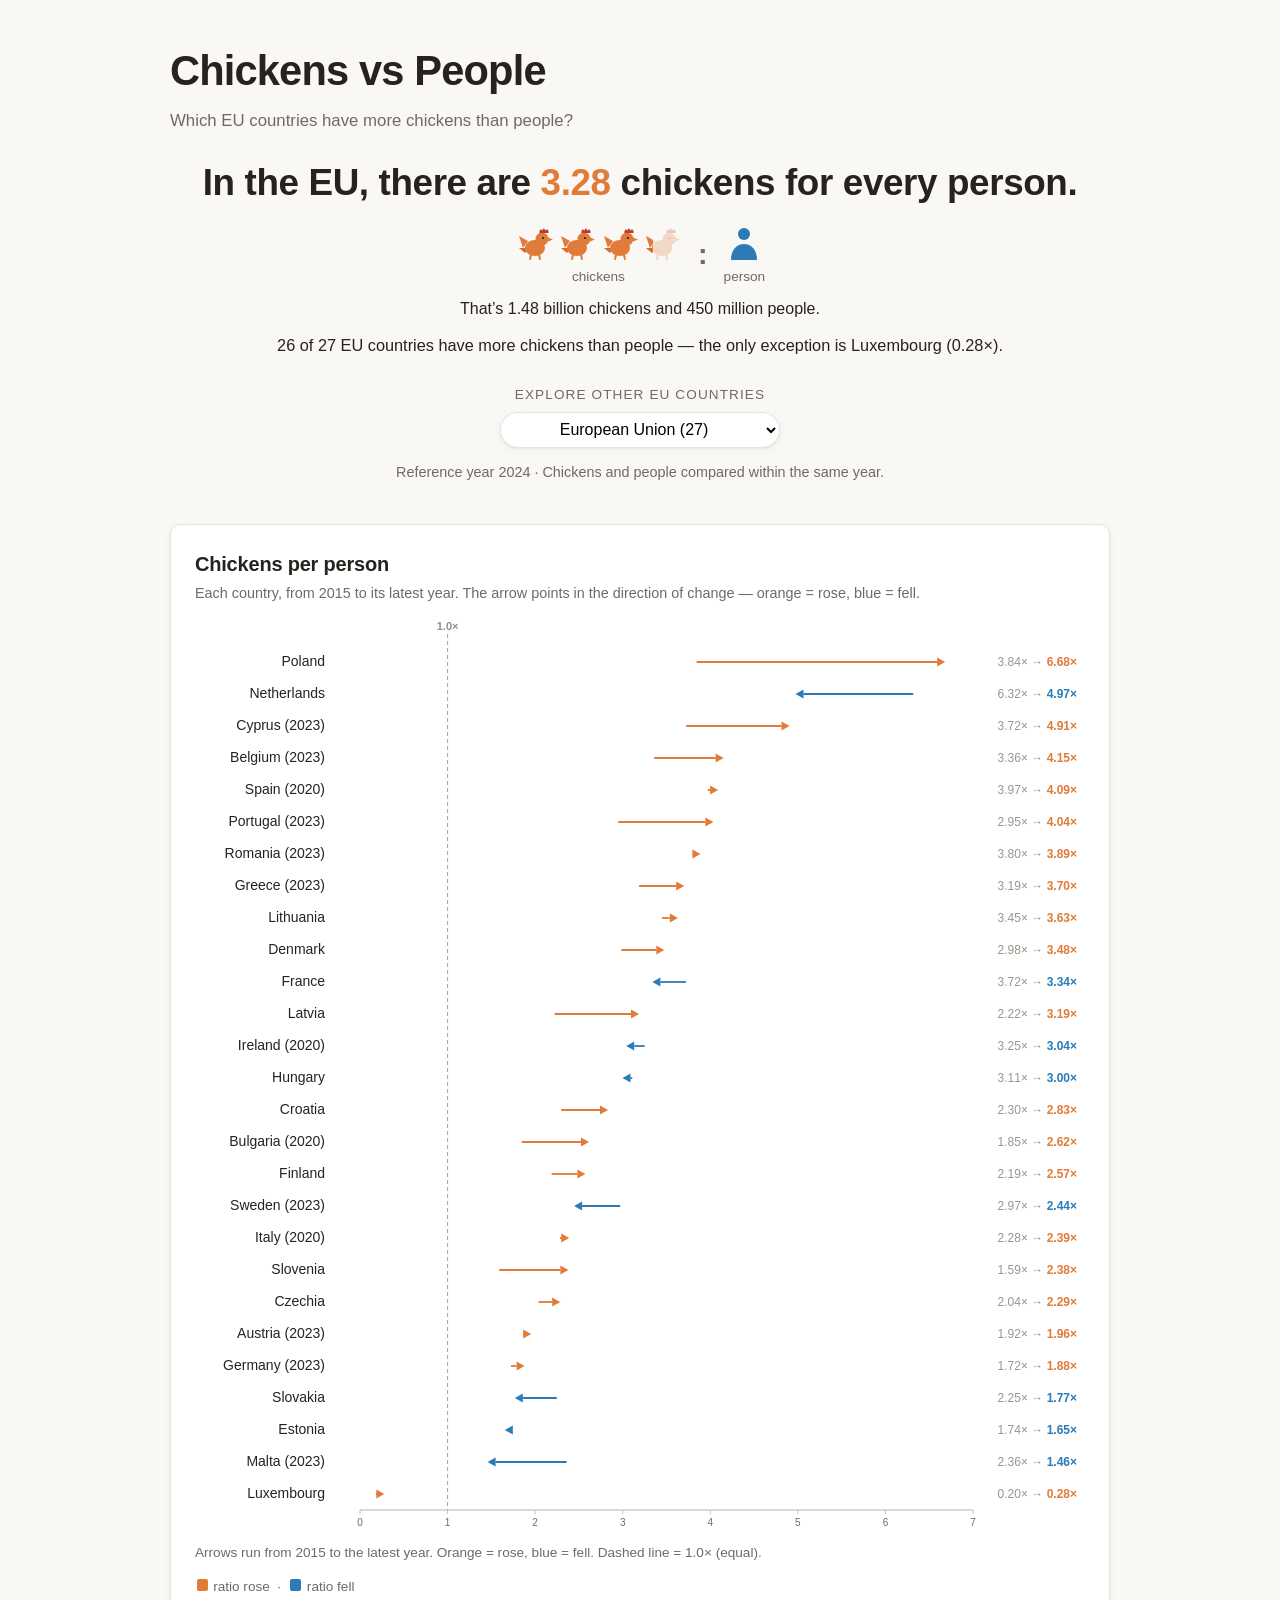
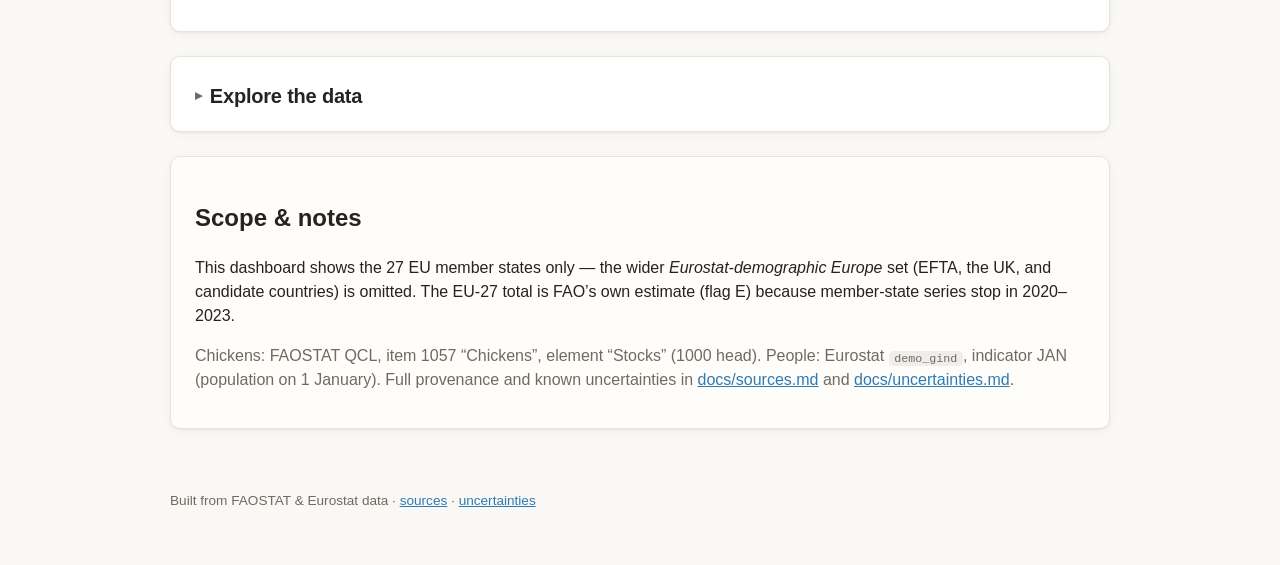
<file: index.html>
<!DOCTYPE html>
<html lang="en">
<head>
  <meta charset="UTF-8" />
  <meta name="viewport" content="width=device-width, initial-scale=1" />
  <title>Chickens vs People — EU</title>
  <meta name="description" content="Which EU countries have more chickens than people?" />
  <link rel="stylesheet" href="index.css?v=8" />
</head>
<body>
  <svg width="0" height="0" style="position:absolute" aria-hidden="true">
    <defs>
      <symbol id="icon-chicken" viewBox="0 0 40 40">
        <path d="M13 20 L4 15 L8 27 Z" fill="#e07b39"/>
        <path d="M14 27 L4 27 L10 32 Z" fill="#d96a2c"/>
        <line x1="16" y1="34" x2="15" y2="38" stroke="#e07b39" stroke-width="2" stroke-linecap="round"/>
        <line x1="24" y1="34" x2="25" y2="38" stroke="#e07b39" stroke-width="2" stroke-linecap="round"/>
        <ellipse cx="20" cy="27" rx="10" ry="8" fill="#e07b39"/>
        <circle cx="27" cy="18" r="6.5" fill="#e07b39"/>
        <path d="M24.5 12 C24 8.5 26.5 7.5 27.5 10 C27.5 6.5 30 6.5 30.5 10 C31.5 7.5 34 8.5 33.5 12 Z" fill="#c0392b"/>
        <path d="M33 16.5 L38 18.5 L33 20.5 Z" fill="#e07b39"/>
        <circle cx="28" cy="17" r="1.1" fill="#26231f"/>
      </symbol>
      <symbol id="icon-person" viewBox="0 0 40 40">
        <circle cx="20" cy="13" r="6" fill="#2c7bb6"/>
        <path d="M7 39 C7 29 12.5 23 20 23 C27.5 23 33 29 33 39 Z" fill="#2c7bb6"/>
      </symbol>
    </defs>
  </svg>

  <header class="masthead">
    <h1>Chickens&nbsp;vs&nbsp;People</h1>
    <p class="subtitle">Which EU countries have more chickens than people?</p>
  </header>

  <div id="load-error" class="banner" hidden>
    <strong>Couldn't load the data.</strong>
    <p id="load-error-detail"></p>
    <p>If you opened this page directly from disk (<code>file://</code>), your browser blocks
      <code>fetch()</code>. Serve the repo root instead — e.g. <code>python3 -m http.server</code>
      in the project root, then open <code>http://localhost:8000/dashboard/</code> —
      or view it on GitHub Pages.</p>
  </div>

  <main id="app" hidden>
    <section class="hero">
      <p class="hero__headline">In <span id="hero-who">the EU</span>, there are
        <span id="hero-ratio" class="hero__big">3.28</span>&nbsp;chickens for every&nbsp;person.</p>
      <div class="pictogram" role="img" aria-label="chickens for every person">
        <div class="pictogram__side">
          <div class="pictogram__icons" id="pictogram-icons"></div>
          <span class="pictogram__cap">chickens</span>
        </div>
        <span class="pictogram__sep">:</span>
        <div class="pictogram__side">
          <div class="pictogram__icons">
            <svg class="picto" viewBox="0 0 40 40" width="40" height="40"><use href="#icon-person"/></svg>
          </div>
          <span class="pictogram__cap">person</span>
        </div>
      </div>
      <p id="hero-eu" class="hero__eu"></p>
      <p id="hero-countline" class="hero__countline"></p>
      <div class="hero__explore">
        <label class="hero__explore-label" for="country-select">Explore other EU countries</label>
        <select id="country-select" aria-label="Select a country"></select>
      </div>
      <p id="hero-meta" class="hero__meta muted"></p>
    </section>

    <section class="panel">
      <div class="panel__head">
        <h2>Chickens per person</h2>
        <p class="muted">Each country, from 2015 to its latest year. The arrow points in the
          direction of change — orange = rose, blue = fell.</p>
      </div>
      <div id="slopechart" class="slopechart" role="img"
           aria-label="Chickens per person, 2015 to latest, by EU country"></div>
      <p class="muted chart-note">
        <span class="legend-dot legend-dot--up"></span> ratio rose &nbsp;&middot;&nbsp;
        <span class="legend-dot legend-dot--down"></span> ratio fell
      </p>
    </section>

    <section class="panel">
      <details class="accordion">
        <summary>Explore the data</summary>
        <div class="accordion__body">
          <input id="search" class="search" type="search" placeholder="Search countries&hellip;"
                 autocomplete="off" aria-label="Search countries" />
          <div class="table-wrap">
            <table id="table" class="table">
              <thead>
                <tr>
                  <th class="num" scope="col">#</th>
                  <th scope="col" data-sort="name">Country</th>
                  <th class="num" scope="col" data-sort="year">Year</th>
                  <th class="num" scope="col" data-sort="chickens">Chickens</th>
                  <th class="num" scope="col" data-sort="population">People</th>
                  <th class="num" scope="col" data-sort="ratio">Ratio</th>
                </tr>
              </thead>
              <tbody id="tbody"></tbody>
            </table>
          </div>
          <p class="muted table-note">Click a column header to sort. A year badge marks a country whose
            chicken figure is from before 2024 (its FAOSTAT series ends there).</p>
        </div>
      </details>
    </section>

    <section class="panel note">
      <h2>Scope &amp; notes</h2>
      <p id="scope-note"></p>
      <p class="muted">Chickens: FAOSTAT QCL, item 1057 &ldquo;Chickens&rdquo;, element
        &ldquo;Stocks&rdquo; (1000 head). People: Eurostat <code>demo_gind</code>, indicator JAN
        (population on 1 January). Full provenance and known uncertainties in
        <a href="https://github.com/gi-coi/chicken-vs-people/blob/main/docs/sources.md">docs/sources.md</a> and
        <a href="https://github.com/gi-coi/chicken-vs-people/blob/main/docs/uncertainties.md">docs/uncertainties.md</a>.</p>
    </section>
  </main>

  <footer class="footer">
    <p>Built from FAOSTAT &amp; Eurostat data &middot;
      <a href="https://github.com/gi-coi/chicken-vs-people/blob/main/docs/sources.md">sources</a> &middot;
      <a href="https://github.com/gi-coi/chicken-vs-people/blob/main/docs/uncertainties.md">uncertainties</a></p>
  </footer>

  <script src="index.js?v=11"></script>
</body>
</html>
</file>
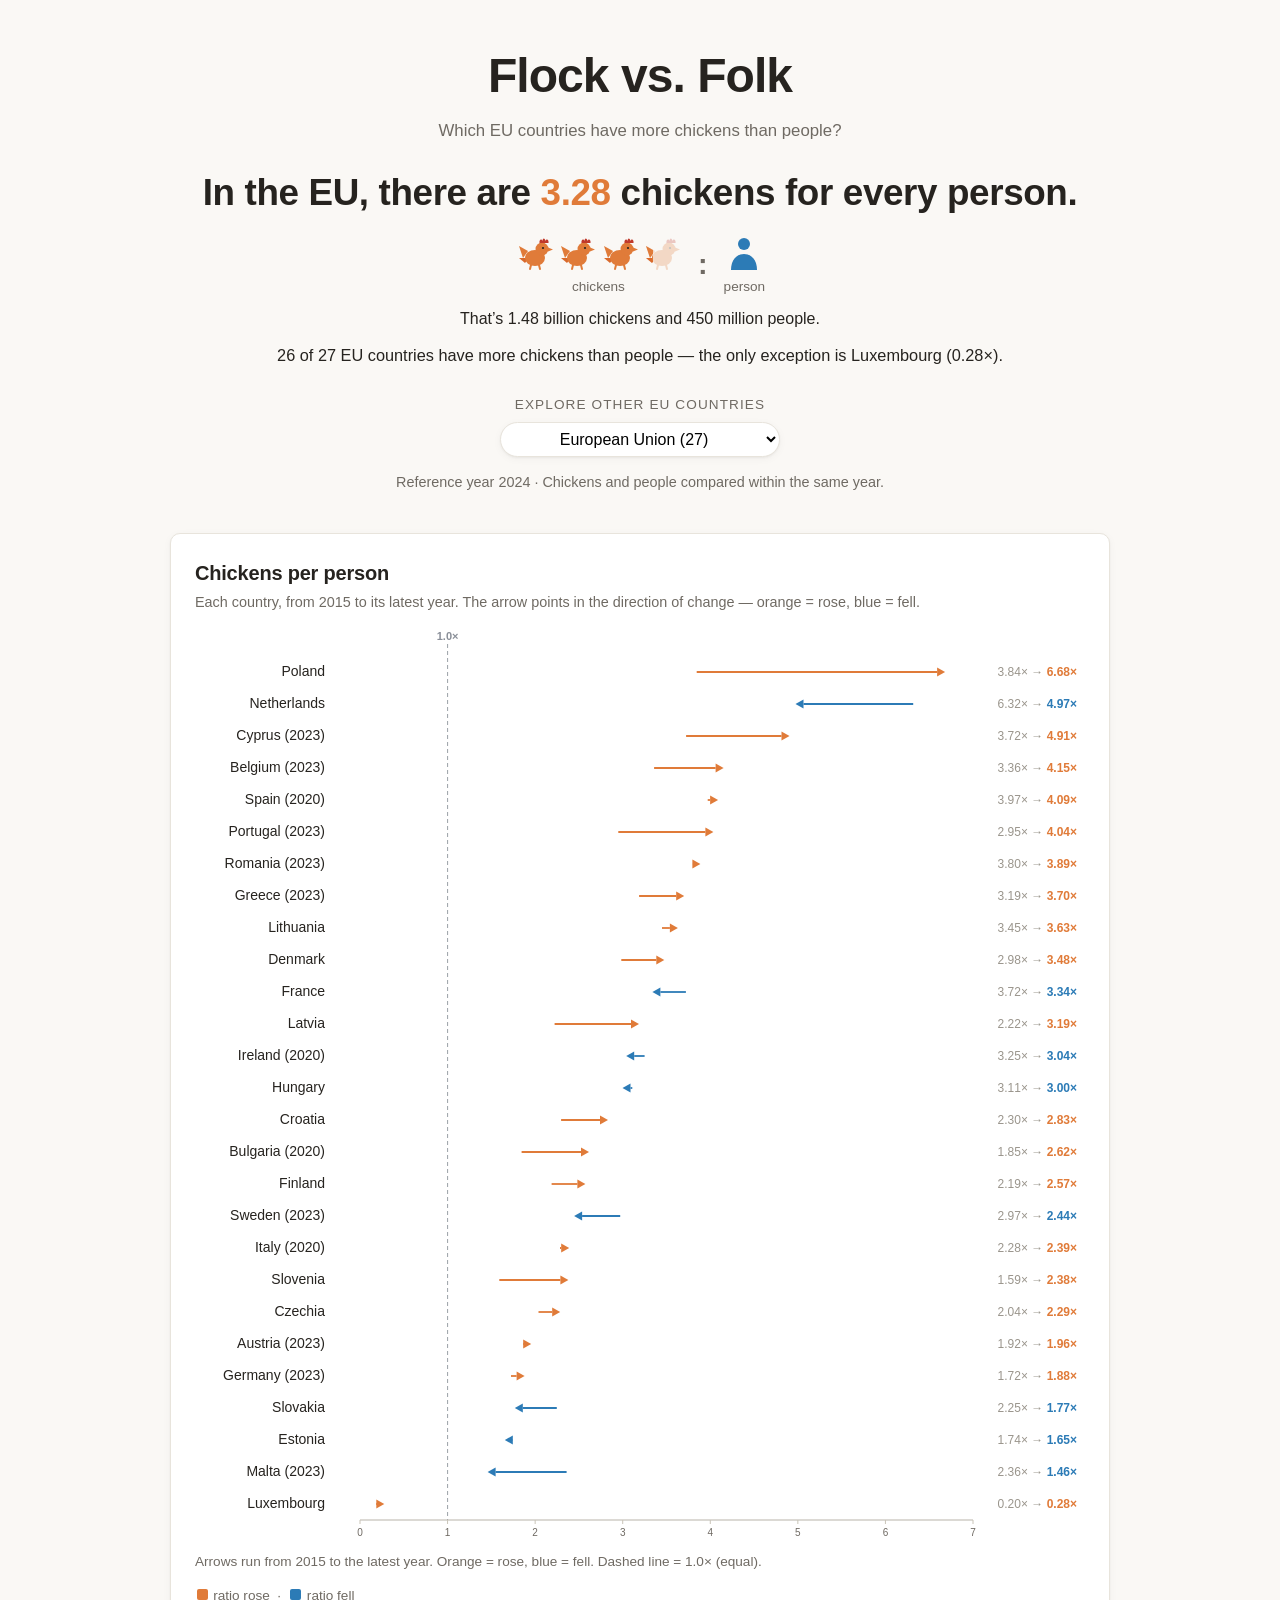
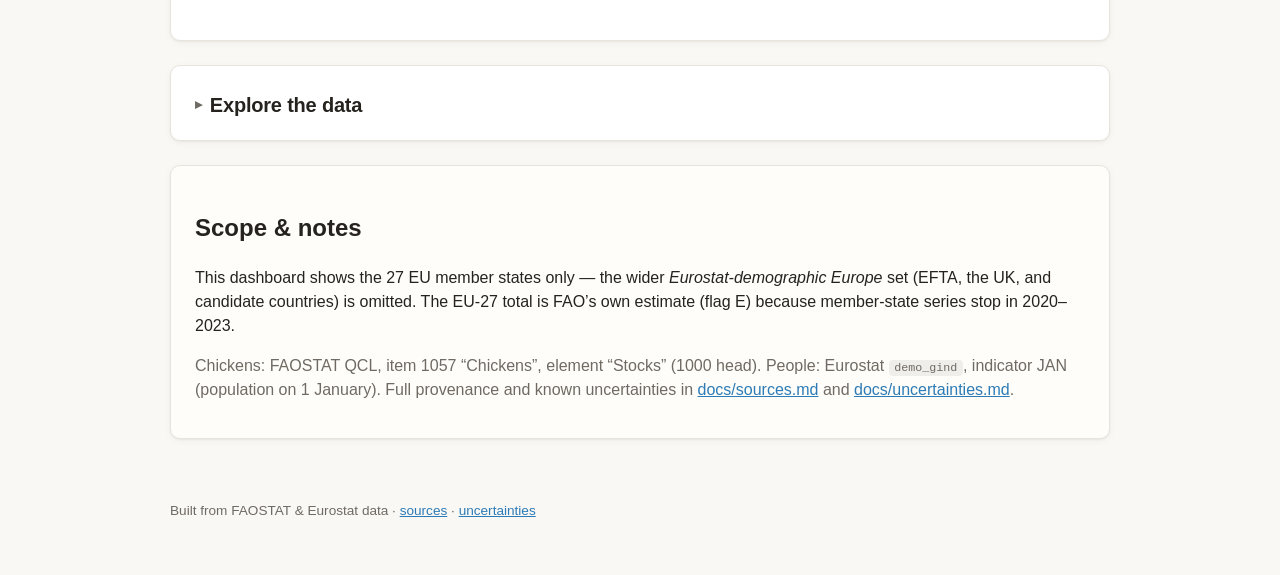
<file: dashboard/index.html>
<!DOCTYPE html>
<html lang="en">
<head>
  <meta charset="UTF-8" />
  <meta name="viewport" content="width=device-width, initial-scale=1" />
  <title>Flock vs. Folk — EU</title>
  <meta name="description" content="Which EU countries have more chickens than people?" />
  <link rel="stylesheet" href="index.css?v=10" />
</head>
<body>
  <svg width="0" height="0" style="position:absolute" aria-hidden="true">
    <defs>
      <symbol id="icon-chicken" viewBox="0 0 40 40">
        <path d="M13 20 L4 15 L8 27 Z" fill="#e07b39"/>
        <path d="M14 27 L4 27 L10 32 Z" fill="#d96a2c"/>
        <line x1="16" y1="34" x2="15" y2="38" stroke="#e07b39" stroke-width="2" stroke-linecap="round"/>
        <line x1="24" y1="34" x2="25" y2="38" stroke="#e07b39" stroke-width="2" stroke-linecap="round"/>
        <ellipse cx="20" cy="27" rx="10" ry="8" fill="#e07b39"/>
        <circle cx="27" cy="18" r="6.5" fill="#e07b39"/>
        <path d="M24.5 12 C24 8.5 26.5 7.5 27.5 10 C27.5 6.5 30 6.5 30.5 10 C31.5 7.5 34 8.5 33.5 12 Z" fill="#c0392b"/>
        <path d="M33 16.5 L38 18.5 L33 20.5 Z" fill="#e07b39"/>
        <circle cx="28" cy="17" r="1.1" fill="#26231f"/>
      </symbol>
      <symbol id="icon-person" viewBox="0 0 40 40">
        <circle cx="20" cy="13" r="6" fill="#2c7bb6"/>
        <path d="M7 39 C7 29 12.5 23 20 23 C27.5 23 33 29 33 39 Z" fill="#2c7bb6"/>
      </symbol>
    </defs>
  </svg>

  <header class="masthead">
    <h1>Flock&nbsp;vs.&nbsp;Folk</h1>
    <p class="subtitle">Which EU countries have more chickens than people?</p>
  </header>

  <div id="load-error" class="banner" hidden>
    <strong>Couldn't load the data.</strong>
    <p id="load-error-detail"></p>
    <p>If you opened this page directly from disk (<code>file://</code>), your browser blocks
      <code>fetch()</code>. Serve the repo root instead — e.g. <code>python3 -m http.server</code>
      in the project root, then open <code>http://localhost:8000/dashboard/</code> —
      or view it on GitHub Pages.</p>
  </div>

  <main id="app" hidden>
    <section class="hero">
      <p class="hero__headline">In <span id="hero-who">the EU</span>, there are
        <span id="hero-ratio" class="hero__big">3.28</span>&nbsp;chickens for every&nbsp;person.</p>
      <div class="pictogram" role="img" aria-label="chickens for every person">
        <div class="pictogram__side">
          <div class="pictogram__icons" id="pictogram-icons"></div>
          <span class="pictogram__cap">chickens</span>
        </div>
        <span class="pictogram__sep">:</span>
        <div class="pictogram__side">
          <div class="pictogram__icons">
            <svg class="picto" viewBox="0 0 40 40" width="40" height="40"><use href="#icon-person"/></svg>
          </div>
          <span class="pictogram__cap">person</span>
        </div>
      </div>
      <p id="hero-eu" class="hero__eu"></p>
      <p id="hero-countline" class="hero__countline"></p>
      <div class="hero__explore">
        <label class="hero__explore-label" for="country-select">Explore other EU countries</label>
        <select id="country-select" aria-label="Select a country"></select>
      </div>
      <p id="hero-meta" class="hero__meta muted"></p>
    </section>

    <section class="panel">
      <div class="panel__head">
        <h2>Chickens per person</h2>
        <p class="muted">Each country, from 2015 to its latest year. The arrow points in the
          direction of change — orange = rose, blue = fell.</p>
      </div>
      <div id="slopechart" class="slopechart" role="img"
           aria-label="Chickens per person, 2015 to latest, by EU country"></div>
      <p class="muted chart-note">
        <span class="legend-dot legend-dot--up"></span> ratio rose &nbsp;&middot;&nbsp;
        <span class="legend-dot legend-dot--down"></span> ratio fell
      </p>
    </section>

    <section class="panel">
      <details class="accordion">
        <summary>Explore the data</summary>
        <div class="accordion__body">
          <input id="search" class="search" type="search" placeholder="Search countries&hellip;"
                 autocomplete="off" aria-label="Search countries" />
          <div class="table-wrap">
            <table id="table" class="table">
              <thead>
                <tr>
                  <th class="num" scope="col">#</th>
                  <th scope="col" data-sort="name">Country</th>
                  <th class="num" scope="col" data-sort="year">Year</th>
                  <th class="num" scope="col" data-sort="chickens">Chickens</th>
                  <th class="num" scope="col" data-sort="population">People</th>
                  <th class="num" scope="col" data-sort="ratio">Ratio</th>
                </tr>
              </thead>
              <tbody id="tbody"></tbody>
            </table>
          </div>
          <p class="muted table-note">Click a column header to sort. A year badge marks a country whose
            chicken figure is from before 2024 (its FAOSTAT series ends there).</p>
        </div>
      </details>
    </section>

    <section class="panel note">
      <h2>Scope &amp; notes</h2>
      <p id="scope-note"></p>
      <p class="muted">Chickens: FAOSTAT QCL, item 1057 &ldquo;Chickens&rdquo;, element
        &ldquo;Stocks&rdquo; (1000 head). People: Eurostat <code>demo_gind</code>, indicator JAN
        (population on 1 January). Full provenance and known uncertainties in
        <a href="https://github.com/gi-coi/chicken-vs-people/blob/main/docs/sources.md">docs/sources.md</a> and
        <a href="https://github.com/gi-coi/chicken-vs-people/blob/main/docs/uncertainties.md">docs/uncertainties.md</a>.</p>
    </section>
  </main>

  <footer class="footer">
    <p>Built from FAOSTAT &amp; Eurostat data &middot;
      <a href="https://github.com/gi-coi/chicken-vs-people/blob/main/docs/sources.md">sources</a> &middot;
      <a href="https://github.com/gi-coi/chicken-vs-people/blob/main/docs/uncertainties.md">uncertainties</a></p>
  </footer>

  <script src="index.js?v=11"></script>
</body>
</html>
</file>
<file: index.css>
:root {
  --bg: #faf8f5;
  --panel: #ffffff;
  --ink: #26231f;
  --muted: #6f6a63;
  --line: #e8e4dc;
  --win: #e07b39;   /* orange: more chickens than people */
  --lose: #2c7bb6;  /* blue:  more people than chickens */
  --up: #e07b39;    /* orange: ratio rose */
  --down: #2c7bb6;  /* blue:   ratio fell */
  --threshold: #8a8f98;
  --badge-bg: #f4e2c8;
  --badge-ink: #8a5a16;
  --radius: 10px;
  --shadow: 0 1px 2px rgba(38, 35, 31, 0.05), 0 2px 8px rgba(38, 35, 31, 0.04);
}

* { box-sizing: border-box; }

html { -webkit-text-size-adjust: 100%; }

body {
  margin: 0;
  font-family: -apple-system, BlinkMacSystemFont, "Segoe UI", Roboto, Helvetica, Arial, sans-serif;
  color: var(--ink);
  background: var(--bg);
  line-height: 1.5;
}

a { color: var(--lose); }
a:hover { text-decoration-thickness: 2px; }

.muted { color: var(--muted); }

.masthead {
  max-width: 980px;
  margin: 0 auto;
  padding: 2.5rem 1.25rem 0.25rem;
}
.masthead h1 {
  margin: 0;
  font-size: clamp(1.8rem, 4vw, 2.6rem);
  letter-spacing: -0.02em;
}
.masthead .subtitle {
  margin: 0.35rem 0 0;
  color: var(--muted);
  font-size: 1.05rem;
}

.banner {
  max-width: 980px;
  margin: 1.25rem auto 0;
  padding: 1rem 1.25rem;
  background: #fdeceb;
  border: 1px solid #f3c2bd;
  border-radius: var(--radius);
  color: #7a2a22;
}
.banner p { margin: 0.4rem 0; }
.banner code, .note code, .footer code {
  background: rgba(0, 0, 0, 0.06);
  padding: 0.05rem 0.35rem;
  border-radius: 4px;
  font-size: 0.9em;
}

main {
  max-width: 980px;
  margin: 0 auto;
  padding: 0 1.25rem 3rem;
}

/* ---- Hero ---- */
.hero {
  padding: 1.5rem 0 1rem;
  text-align: center;
}
.hero__headline {
  margin: 0 auto;
  max-width: 26em;
  font-size: clamp(1.5rem, 3.6vw, 2.3rem);
  font-weight: 700;
  letter-spacing: -0.01em;
  line-height: 1.2;
}
.hero__big {
  color: var(--win);
  font-weight: 800;
  font-variant-numeric: tabular-nums;
}
.hero__eu { margin: 0.6rem 0 0; font-size: 1rem; }
.hero__countline { margin: 0.75rem 0 0; font-size: 1.02rem; }

.hero__explore {
  margin-top: 1.75rem;
  display: flex;
  flex-direction: column;
  align-items: center;
  gap: 0.4rem;
}
.hero__explore-label {
  font-size: 0.85rem;
  color: var(--muted);
  text-transform: uppercase;
  letter-spacing: 0.08em;
}
.hero__explore select {
  font: inherit;
  padding: 0.45rem 0.8rem;
  border: 1px solid var(--line);
  border-radius: 999px;
  background: #fff;
  max-width: 280px;
  width: 100%;
  text-align: center;
  cursor: pointer;
  box-shadow: var(--shadow);
}
.hero__explore select:focus { outline: 2px solid var(--lose); outline-offset: 1px; }

.hero__meta { margin: 0.9rem 0 0; font-size: 0.9rem; }

/* ---- Pictogram ---- */
.pictogram {
  display: flex;
  align-items: center;
  justify-content: center;
  gap: 1rem;
  margin: 1rem auto 0;
}
.pictogram__side {
  display: flex;
  flex-direction: column;
  align-items: center;
  gap: 0.35rem;
}
.pictogram__icons {
  display: flex;
  flex-direction: row;
  align-items: center;
  justify-content: center;
  gap: 0.15rem;
  flex-wrap: nowrap;
}
.picto {
  width: 40px;
  height: 40px;
  flex: 0 0 auto;
  display: block;
}
.pictogram__sep {
  font-size: 1.8rem;
  font-weight: 700;
  color: var(--muted);
  line-height: 1;
}
.pictogram__cap {
  font-size: 0.85rem;
  color: var(--muted);
}

/* ---- Panels ---- */
.panel {
  background: var(--panel);
  border: 1px solid var(--line);
  border-radius: var(--radius);
  box-shadow: var(--shadow);
  padding: 1.5rem 1.5rem 1.25rem;
  margin-top: 1.5rem;
}
.panel__head { margin-bottom: 0.5rem; }
.panel__head h2 { margin: 0; font-size: 1.25rem; letter-spacing: -0.01em; }
.panel__head p { margin: 0.25rem 0 0; font-size: 0.9rem; }
.panel.note { background: #fffdf9; }

/* ---- Slopegraph ---- */
.slopechart { margin-top: 0.75rem; }
.slope__svg {
  width: 100%;
  height: auto;
  display: block;
}
.slope-threshold {
  stroke: #9aa0a6;
  stroke-width: 1;
  stroke-dasharray: 4 3;
}
.slope-threshold-label {
  fill: #8a8f98;
  font-size: 11px;
  font-weight: 600;
}
.slope-axis { stroke: #b8b3a9; stroke-width: 1; }
.slope-tick { stroke: #c9c4b8; stroke-width: 1; }
.slope-ticklabel { fill: #6f6a63; font-size: 10px; }
.slope-line { stroke-width: 1.8; }
.slope-arrow { stroke: none; }
.slope-name {
  fill: var(--ink);
  font-size: 14px;
}
.slope-vals {
  fill: #9a958c;
  font-size: 12px;
  font-variant-numeric: tabular-nums;
}
.slope-vals--end { font-weight: 600; }
.slope-note { margin-top: 0.4rem; font-size: 0.85rem; }

.chart-note { margin-top: 0.75rem; font-size: 0.85rem; }
.legend-dot {
  display: inline-block;
  width: 0.7rem;
  height: 0.7rem;
  border-radius: 2px;
  vertical-align: baseline;
  margin: 0 0.1rem;
}
.legend-dot--up { background: var(--up); }
.legend-dot--down { background: var(--down); }

/* ---- Accordion / table ---- */
.accordion summary {
  cursor: pointer;
  font-size: 1.25rem;
  font-weight: 600;
  letter-spacing: -0.01em;
  list-style: none;
  display: flex;
  align-items: center;
  gap: 0.5rem;
}
.accordion summary::-webkit-details-marker { display: none; }
.accordion summary::before {
  content: '\25B8';
  color: var(--muted);
  font-size: 0.9rem;
  transition: transform 0.15s ease;
}
.accordion[open] summary::before { transform: rotate(90deg); }
.accordion__body { margin-top: 0.9rem; }

.search {
  font: inherit;
  padding: 0.45rem 0.75rem;
  border: 1px solid var(--line);
  border-radius: 8px;
  min-width: 220px;
  margin-bottom: 0.75rem;
}
.search:focus { outline: 2px solid var(--lose); outline-offset: 1px; }

.table-wrap { overflow-x: auto; }
.table {
  width: 100%;
  border-collapse: collapse;
  font-size: 0.92rem;
}
.table th, .table td {
  padding: 0.5rem 0.65rem;
  text-align: left;
  border-bottom: 1px solid var(--line);
  white-space: nowrap;
}
.table th {
  font-weight: 600;
  color: var(--muted);
  font-size: 0.78rem;
  text-transform: uppercase;
  letter-spacing: 0.04em;
  position: sticky;
  top: 0;
  background: var(--panel);
}
.table th.num, .table td.num {
  text-align: right;
  font-variant-numeric: tabular-nums;
}
.table th[data-sort] { cursor: pointer; user-select: none; }
.table th[data-sort]:hover { color: var(--ink); }
.table th[data-dir="desc"]::after { content: " \2193"; }
.table th[data-dir="asc"]::after { content: " \2191"; }

.table tbody tr.row:hover { background: #f6f3ee; }

.table-note { margin-top: 0.75rem; font-size: 0.85rem; }

.year-badge {
  display: inline-block;
  margin-left: 0.4rem;
  padding: 0 0.35rem;
  border-radius: 5px;
  background: var(--badge-bg);
  color: var(--badge-ink);
  font-size: 0.72rem;
  font-weight: 600;
  vertical-align: 0.05em;
}

/* ---- Footer ---- */
.footer {
  max-width: 980px;
  margin: 0 auto;
  padding: 0 1.25rem 2.5rem;
  color: var(--muted);
  font-size: 0.85rem;
}

@media (max-width: 640px) {
  .hero__headline { font-size: 1.3rem; }
  .picto { width: 30px; height: 30px; }
  .panel { padding: 1.25rem 0.9rem 1rem; }
  .table th, .table td { padding: 0.4rem 0.45rem; font-size: 0.85rem; }
}
</file>
<file: dashboard/index.css>
:root {
  --bg: #faf8f5;
  --panel: #ffffff;
  --ink: #26231f;
  --muted: #6f6a63;
  --line: #e8e4dc;
  --win: #e07b39;   /* orange: more chickens than people */
  --lose: #2c7bb6;  /* blue:  more people than chickens */
  --up: #e07b39;    /* orange: ratio rose */
  --down: #2c7bb6;  /* blue:   ratio fell */
  --threshold: #8a8f98;
  --badge-bg: #f4e2c8;
  --badge-ink: #8a5a16;
  --radius: 10px;
  --shadow: 0 1px 2px rgba(38, 35, 31, 0.05), 0 2px 8px rgba(38, 35, 31, 0.04);
}

* { box-sizing: border-box; }

html { -webkit-text-size-adjust: 100%; }

body {
  margin: 0;
  font-family: -apple-system, BlinkMacSystemFont, "Segoe UI", Roboto, Helvetica, Arial, sans-serif;
  color: var(--ink);
  background: var(--bg);
  line-height: 1.5;
}

a { color: var(--lose); }
a:hover { text-decoration-thickness: 2px; }

.muted { color: var(--muted); }

.masthead {
  max-width: 980px;
  margin: 0 auto;
  padding: 2.5rem 1.25rem 0.25rem;
  text-align: center;
}
.masthead h1 {
  margin: 0;
  font-size: clamp(2rem, 5vw, 3rem);
  letter-spacing: -0.02em;
}
.masthead .subtitle {
  margin: 0.35rem 0 0;
  color: var(--muted);
  font-size: 1.05rem;
}

.banner {
  max-width: 980px;
  margin: 1.25rem auto 0;
  padding: 1rem 1.25rem;
  background: #fdeceb;
  border: 1px solid #f3c2bd;
  border-radius: var(--radius);
  color: #7a2a22;
}
.banner p { margin: 0.4rem 0; }
.banner code, .note code, .footer code {
  background: rgba(0, 0, 0, 0.06);
  padding: 0.05rem 0.35rem;
  border-radius: 4px;
  font-size: 0.9em;
}

main {
  max-width: 980px;
  margin: 0 auto;
  padding: 0 1.25rem 3rem;
}

/* ---- Hero ---- */
.hero {
  padding: 1.5rem 0 1rem;
  text-align: center;
}
.hero__headline {
  margin: 0 auto;
  max-width: 26em;
  font-size: clamp(1.5rem, 3.6vw, 2.3rem);
  font-weight: 700;
  letter-spacing: -0.01em;
  line-height: 1.2;
}
.hero__big {
  color: var(--win);
  font-weight: 800;
  font-variant-numeric: tabular-nums;
}
.hero__eu { margin: 0.6rem 0 0; font-size: 1rem; }
.hero__countline { margin: 0.75rem 0 0; font-size: 1.02rem; }

.hero__explore {
  margin-top: 1.75rem;
  display: flex;
  flex-direction: column;
  align-items: center;
  gap: 0.4rem;
}
.hero__explore-label {
  font-size: 0.85rem;
  color: var(--muted);
  text-transform: uppercase;
  letter-spacing: 0.08em;
}
.hero__explore select {
  font: inherit;
  padding: 0.45rem 0.8rem;
  border: 1px solid var(--line);
  border-radius: 999px;
  background: #fff;
  max-width: 280px;
  width: 100%;
  text-align: center;
  cursor: pointer;
  box-shadow: var(--shadow);
}
.hero__explore select:focus { outline: 2px solid var(--lose); outline-offset: 1px; }

.hero__meta { margin: 0.9rem 0 0; font-size: 0.9rem; }

/* ---- Pictogram ---- */
.pictogram {
  display: flex;
  align-items: center;
  justify-content: center;
  gap: 1rem;
  margin: 1rem auto 0;
}
.pictogram__side {
  display: flex;
  flex-direction: column;
  align-items: center;
  gap: 0.35rem;
}
.pictogram__icons {
  display: flex;
  flex-direction: row;
  align-items: center;
  justify-content: center;
  gap: 0.15rem;
  flex-wrap: nowrap;
}
.picto {
  width: 40px;
  height: 40px;
  flex: 0 0 auto;
  display: block;
}
.pictogram__sep {
  font-size: 1.8rem;
  font-weight: 700;
  color: var(--muted);
  line-height: 1;
}
.pictogram__cap {
  font-size: 0.85rem;
  color: var(--muted);
}

/* ---- Panels ---- */
.panel {
  background: var(--panel);
  border: 1px solid var(--line);
  border-radius: var(--radius);
  box-shadow: var(--shadow);
  padding: 1.5rem 1.5rem 1.25rem;
  margin-top: 1.5rem;
}
.panel__head { margin-bottom: 0.5rem; }
.panel__head h2 { margin: 0; font-size: 1.25rem; letter-spacing: -0.01em; }
.panel__head p { margin: 0.25rem 0 0; font-size: 0.9rem; }
.panel.note { background: #fffdf9; }

/* ---- Slopegraph ---- */
.slopechart { margin-top: 0.75rem; }
.slope__svg {
  width: 100%;
  height: auto;
  display: block;
}
.slope-threshold {
  stroke: #9aa0a6;
  stroke-width: 1;
  stroke-dasharray: 4 3;
}
.slope-threshold-label {
  fill: #8a8f98;
  font-size: 11px;
  font-weight: 600;
}
.slope-axis { stroke: #b8b3a9; stroke-width: 1; }
.slope-tick { stroke: #c9c4b8; stroke-width: 1; }
.slope-ticklabel { fill: #6f6a63; font-size: 10px; }
.slope-line { stroke-width: 1.8; }
.slope-arrow { stroke: none; }
.slope-name {
  fill: var(--ink);
  font-size: 14px;
}
.slope-vals {
  fill: #9a958c;
  font-size: 12px;
  font-variant-numeric: tabular-nums;
}
.slope-vals--end { font-weight: 600; }
.slope-note { margin-top: 0.4rem; font-size: 0.85rem; }

.chart-note { margin-top: 0.75rem; font-size: 0.85rem; }
.legend-dot {
  display: inline-block;
  width: 0.7rem;
  height: 0.7rem;
  border-radius: 2px;
  vertical-align: baseline;
  margin: 0 0.1rem;
}
.legend-dot--up { background: var(--up); }
.legend-dot--down { background: var(--down); }

/* ---- Accordion / table ---- */
.accordion summary {
  cursor: pointer;
  font-size: 1.25rem;
  font-weight: 600;
  letter-spacing: -0.01em;
  list-style: none;
  display: flex;
  align-items: center;
  gap: 0.5rem;
}
.accordion summary::-webkit-details-marker { display: none; }
.accordion summary::before {
  content: '\25B8';
  color: var(--muted);
  font-size: 0.9rem;
  transition: transform 0.15s ease;
}
.accordion[open] summary::before { transform: rotate(90deg); }
.accordion__body { margin-top: 0.9rem; }

.search {
  font: inherit;
  padding: 0.45rem 0.75rem;
  border: 1px solid var(--line);
  border-radius: 8px;
  min-width: 220px;
  margin-bottom: 0.75rem;
}
.search:focus { outline: 2px solid var(--lose); outline-offset: 1px; }

.table-wrap { overflow-x: auto; }
.table {
  width: 100%;
  border-collapse: collapse;
  font-size: 0.92rem;
}
.table th, .table td {
  padding: 0.5rem 0.65rem;
  text-align: left;
  border-bottom: 1px solid var(--line);
  white-space: nowrap;
}
.table th {
  font-weight: 600;
  color: var(--muted);
  font-size: 0.78rem;
  text-transform: uppercase;
  letter-spacing: 0.04em;
  position: sticky;
  top: 0;
  background: var(--panel);
}
.table th.num, .table td.num {
  text-align: right;
  font-variant-numeric: tabular-nums;
}
.table th[data-sort] { cursor: pointer; user-select: none; }
.table th[data-sort]:hover { color: var(--ink); }
.table th[data-dir="desc"]::after { content: " \2193"; }
.table th[data-dir="asc"]::after { content: " \2191"; }

.table tbody tr.row:hover { background: #f6f3ee; }

.table-note { margin-top: 0.75rem; font-size: 0.85rem; }

.year-badge {
  display: inline-block;
  margin-left: 0.4rem;
  padding: 0 0.35rem;
  border-radius: 5px;
  background: var(--badge-bg);
  color: var(--badge-ink);
  font-size: 0.72rem;
  font-weight: 600;
  vertical-align: 0.05em;
}

/* ---- Footer ---- */
.footer {
  max-width: 980px;
  margin: 0 auto;
  padding: 0 1.25rem 2.5rem;
  color: var(--muted);
  font-size: 0.85rem;
}

@media (max-width: 640px) {
  .hero__headline { font-size: 1.3rem; }
  .picto { width: 30px; height: 30px; }
  .panel { padding: 1.25rem 0.9rem 1rem; }
  .table th, .table td { padding: 0.4rem 0.45rem; font-size: 0.85rem; }
}
</file>
